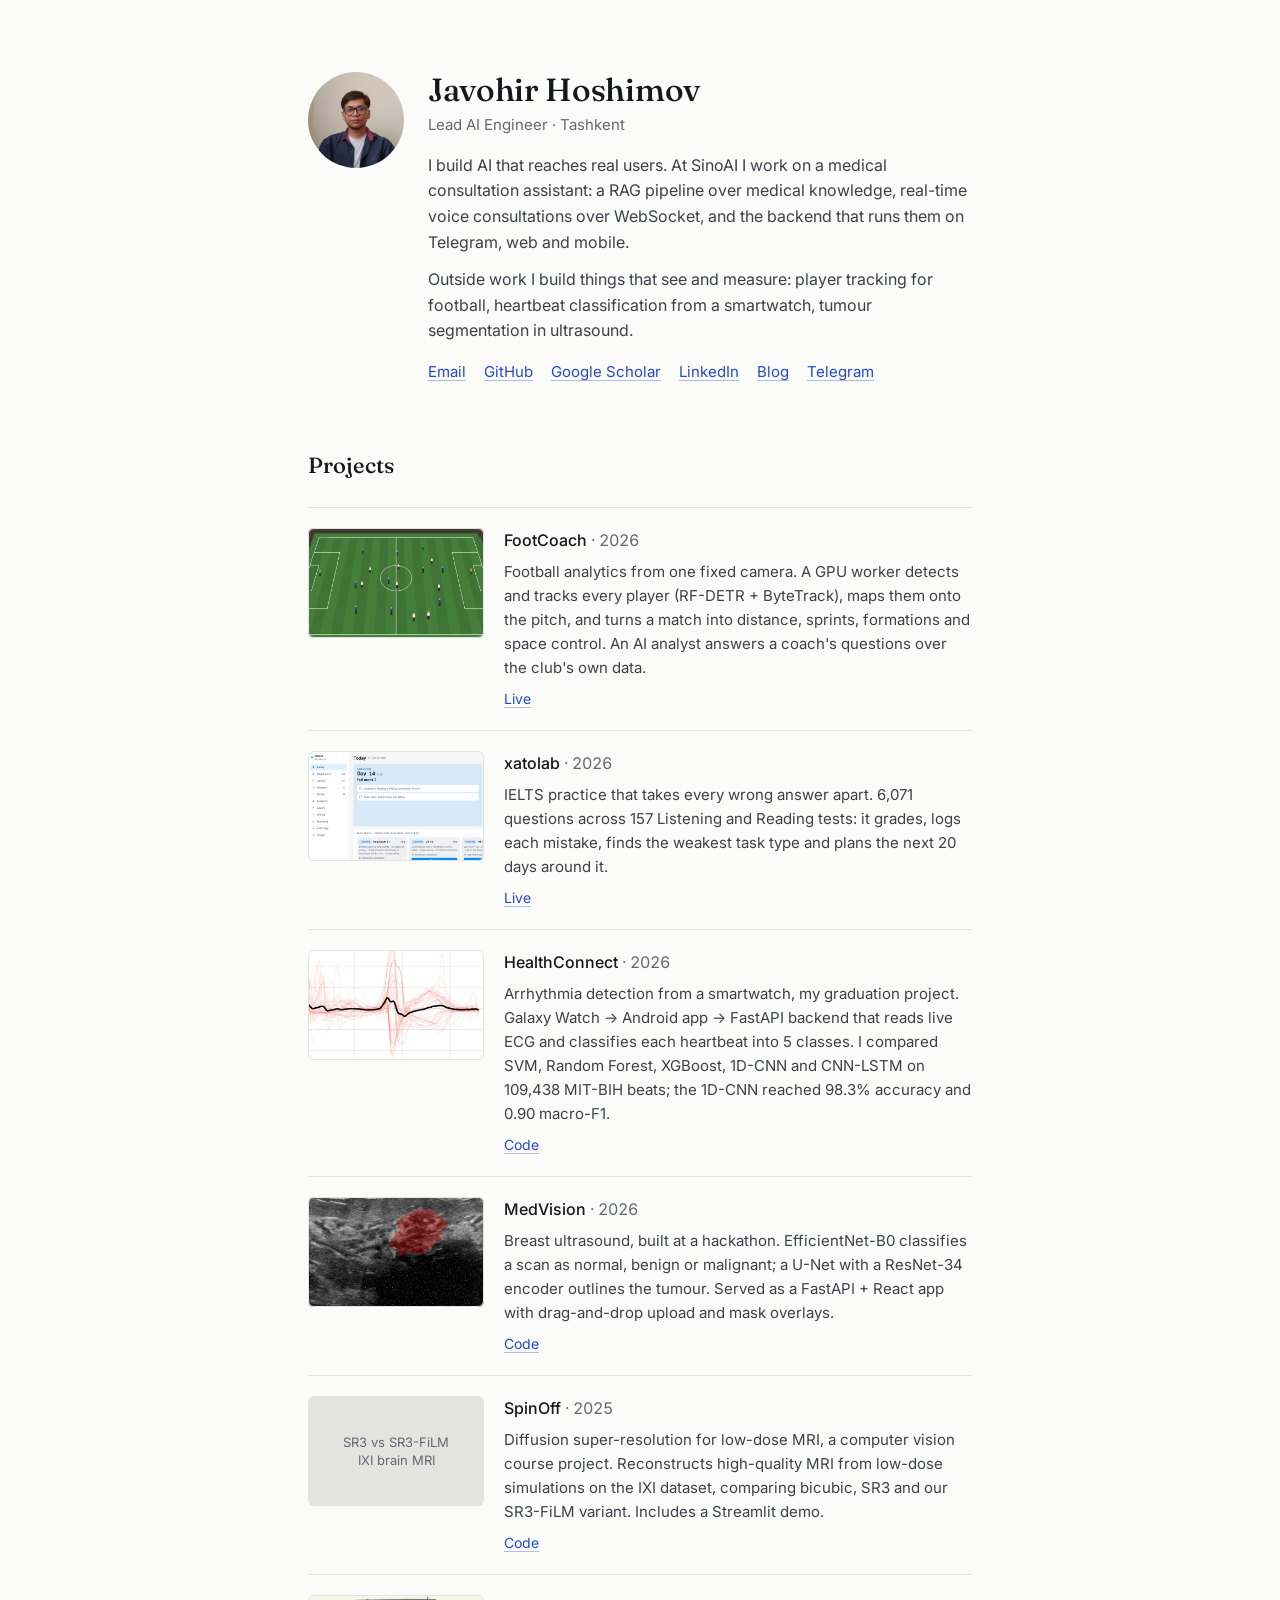
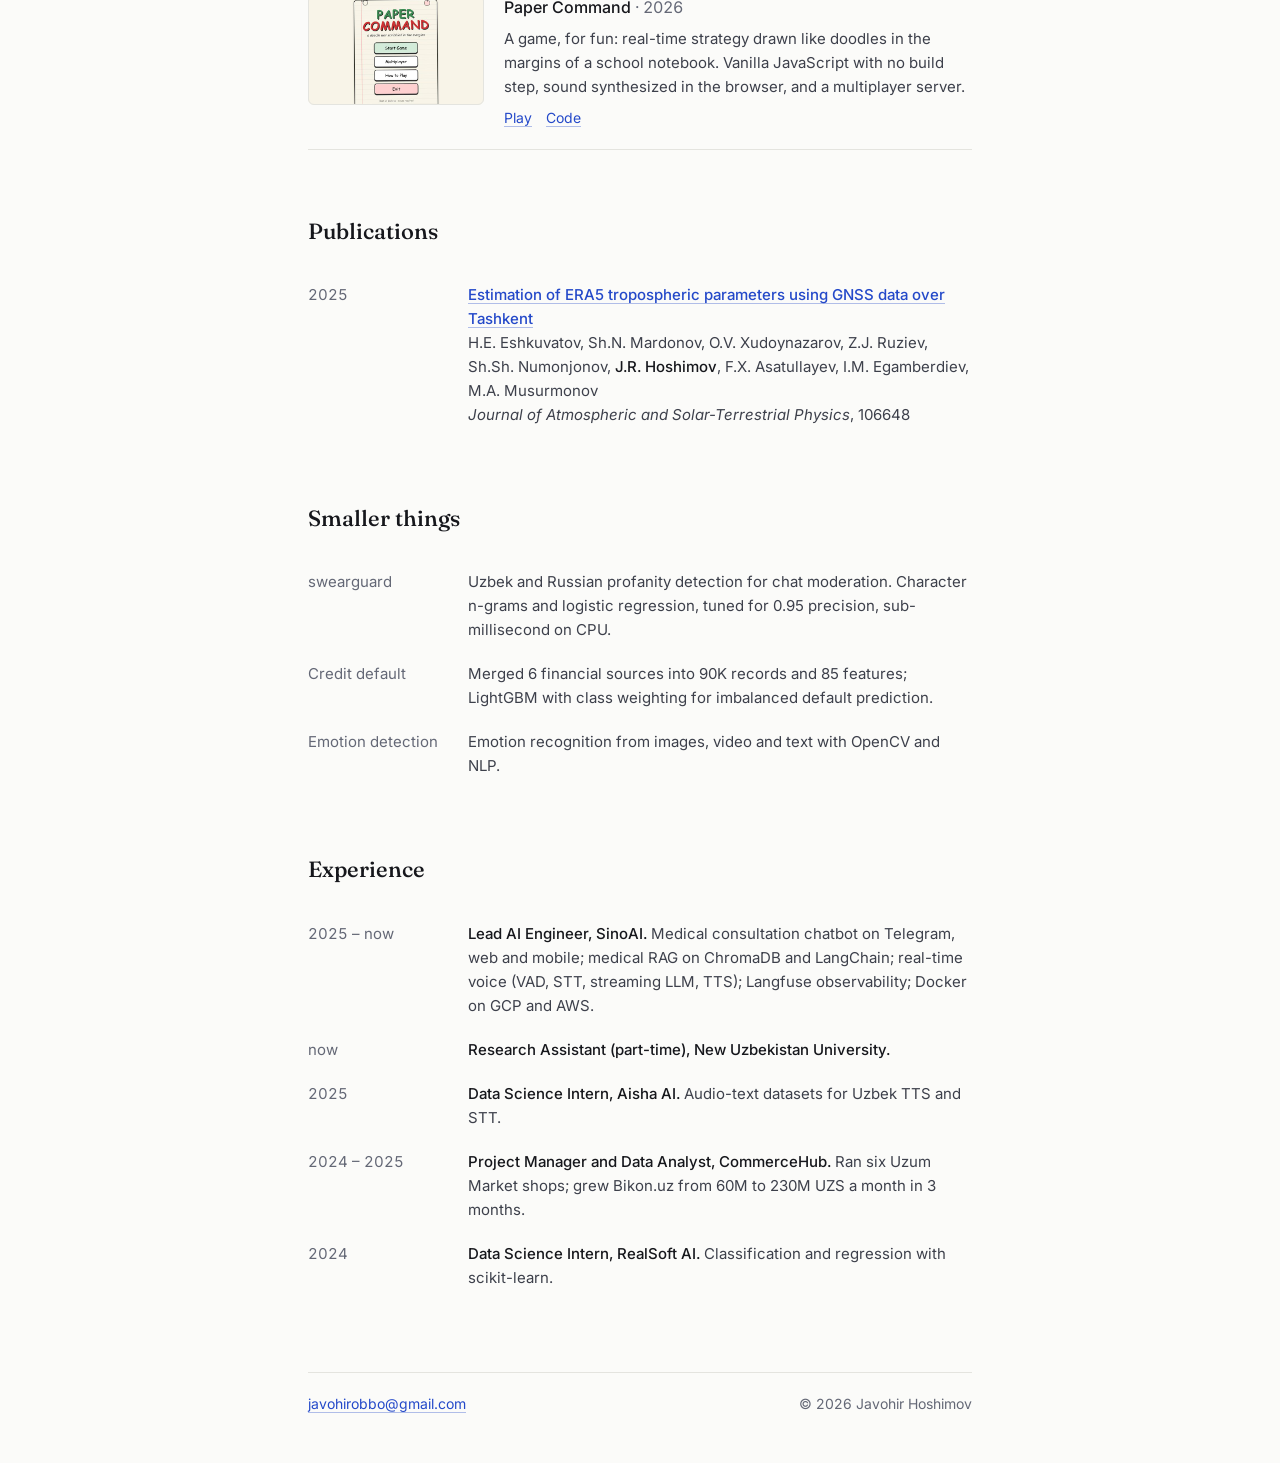
<file: index.html>
<!doctype html>
<html lang="en">
<head>
<meta charset="utf-8" />
<meta name="viewport" content="width=device-width, initial-scale=1" />
<title>Javohir Hoshimov — Lead AI Engineer</title>
<meta name="description" content="Javohir Hoshimov — Lead AI engineer in Tashkent. Medical AI at SinoAI; football tracking, ECG classification, medical imaging and diffusion super-resolution on the side." />
<meta name="theme-color" content="#fbfbf9" media="(prefers-color-scheme: light)" />
<meta name="theme-color" content="#0a0b10" media="(prefers-color-scheme: dark)" />
<link rel="canonical" href="https://javohir-hoshimov.uz/" />
<link rel="icon" href="/favicon.ico" sizes="48x48 96x96" />
<link rel="icon" href="/icon-192.png" type="image/png" sizes="192x192" />
<link rel="apple-touch-icon" href="/apple-touch-icon.png" />
<meta property="og:type" content="website" />
<meta property="og:site_name" content="Javohir Hoshimov" />
<meta property="og:title" content="Javohir Hoshimov — Lead AI Engineer" />
<meta property="og:description" content="Lead AI engineer in Tashkent. Medical AI at SinoAI; football tracking, ECG classification, medical imaging and diffusion super-resolution on the side." />
<meta property="og:url" content="https://javohir-hoshimov.uz/" />
<meta property="og:image" content="https://javohir-hoshimov.uz/profile.jpg" />
<meta property="og:locale" content="en_US" />
<meta name="twitter:card" content="summary" />
<meta name="twitter:title" content="Javohir Hoshimov — Lead AI Engineer" />
<meta name="twitter:description" content="Lead AI engineer in Tashkent. Medical AI at SinoAI; football tracking, ECG classification, medical imaging and diffusion super-resolution on the side." />
<meta name="twitter:image" content="https://javohir-hoshimov.uz/profile.jpg" />
<script type="application/ld+json">
{
  "@context": "https://schema.org",
  "@type": "Person",
  "name": "Javohir Hoshimov",
  "url": "https://javohir-hoshimov.uz/",
  "image": "https://javohir-hoshimov.uz/profile.jpg",
  "jobTitle": "Lead AI Engineer",
  "worksFor": [
    { "@type": "Organization", "name": "SinoAI" },
    { "@type": "CollegeOrUniversity", "name": "New Uzbekistan University" }
  ],
  "alumniOf": { "@type": "CollegeOrUniversity", "name": "Central Asian University" },
  "address": {
    "@type": "PostalAddress",
    "addressLocality": "Tashkent",
    "addressCountry": "UZ"
  },
  "knowsAbout": ["Artificial Intelligence", "Machine Learning", "Computer Vision", "Retrieval-Augmented Generation", "Voice AI", "Medical AI"],
  "sameAs": [
    "https://linkedin.com/in/javohir-hoshimovv",
    "https://github.com/javohirhm",
    "https://scholar.google.com/citations?user=m-CCl7kAAAAJ",
    "https://t.me/javohir_data"
  ]
}
</script>
<link rel="preconnect" href="https://fonts.googleapis.com" />
<link rel="preconnect" href="https://fonts.gstatic.com" crossorigin />
<link href="https://fonts.googleapis.com/css2?family=Fraunces:opsz,wght@9..144,500&family=Inter:wght@400;500&display=swap" rel="stylesheet" />
<link rel="stylesheet" href="/styles.css?v=2" />
</head>
<body>
<main class="page">

  <header class="intro">
    <img src="/profile.jpg" alt="Javohir Hoshimov" width="96" height="96" />
    <div>
      <h1>Javohir Hoshimov</h1>
      <p class="role">Lead AI Engineer · Tashkent</p>
      <p>
        I build AI that reaches real users. At SinoAI I work on a medical
        consultation assistant: a RAG pipeline over medical knowledge,
        real-time voice consultations over WebSocket, and the backend that
        runs them on Telegram, web and mobile.
      </p>
      <p>
        Outside work I build things that see and measure: player tracking
        for football, heartbeat classification from a smartwatch, tumour
        segmentation in ultrasound.
      </p>
      <ul class="links">
        <li><a href="mailto:javohirobbo@gmail.com">Email</a></li>
        <li><a href="https://github.com/javohirhm">GitHub</a></li>
        <li><a href="https://scholar.google.com/citations?user=m-CCl7kAAAAJ&amp;hl=en">Google Scholar</a></li>
        <li><a href="https://linkedin.com/in/javohir-hoshimovv">LinkedIn</a></li>
        <li><a href="https://md.javohir-hoshimov.uz/">Blog</a></li>
        <li><a href="https://t.me/javohir_data">Telegram</a></li>
      </ul>
    </div>
  </header>

  <section id="projects" aria-labelledby="projects-h">
    <h2 id="projects-h">Projects</h2>
    <ol class="work">

      <li class="item">
        <img src="/img/footcoach.jpg" alt="Demo frame from FootCoach: a synthetic match with players on a pitch" width="176" height="110" loading="lazy" />
        <div>
          <h3>FootCoach <span class="when">· 2026</span></h3>
          <p>
            Football analytics from one fixed camera. A GPU worker detects and
            tracks every player (RF-DETR + ByteTrack), maps them onto the
            pitch, and turns a match into distance, sprints, formations and
            space control. An AI analyst answers a coach's questions over the
            club's own data.
          </p>
          <p class="meta"><a href="https://footcoach.javohirhm.uz">Live</a></p>
        </div>
      </li>

      <li class="item">
        <img src="/img/xatolab.jpg" alt="xatolab dashboard: day 14 of a 20-day plan" width="176" height="110" loading="lazy" />
        <div>
          <h3>xatolab <span class="when">· 2026</span></h3>
          <p>
            IELTS practice that takes every wrong answer apart. 6,071
            questions across 157 Listening and Reading tests: it grades,
            logs each mistake, finds the weakest task type and plans the
            next 20 days around it.
          </p>
          <p class="meta"><a href="https://ielts.javohirhm.uz">Live</a></p>
        </div>
      </li>

      <li class="item">
        <img src="/img/healthconnect.jpg" alt="Fifty ventricular heartbeats overlaid with their mean, from the MIT-BIH dataset" width="176" height="110" loading="lazy" />
        <div>
          <h3>HealthConnect <span class="when">· 2026</span></h3>
          <p>
            Arrhythmia detection from a smartwatch, my graduation project. Galaxy Watch → Android app → FastAPI
            backend that reads live ECG and classifies each heartbeat into 5
            classes. I compared SVM, Random Forest, XGBoost, 1D-CNN and
            CNN-LSTM on 109,438 MIT-BIH beats; the 1D-CNN reached 98.3%
            accuracy and 0.90 macro-F1.
          </p>
          <p class="meta"><a href="https://github.com/javohirhm/health-connect">Code</a></p>
        </div>
      </li>

      <li class="item">
        <img src="/img/medvision.jpg" alt="Breast ultrasound with the predicted tumour mask in red" width="176" height="110" loading="lazy" />
        <div>
          <h3>MedVision <span class="when">· 2026</span></h3>
          <p>
            Breast ultrasound, built at a hackathon. EfficientNet-B0 classifies a scan as normal,
            benign or malignant; a U-Net with a ResNet-34 encoder outlines
            the tumour. Served as a FastAPI + React app with drag-and-drop
            upload and mask overlays.
          </p>
          <p class="meta"><a href="https://github.com/javohirhm/medvision-breast-cancer-ultrasound">Code</a></p>
        </div>
      </li>

      <li class="item">
        <div class="thumb-text" aria-hidden="true">SR3 vs SR3-FiLM<br />IXI brain MRI</div>
        <div>
          <h3>SpinOff <span class="when">· 2025</span></h3>
          <p>
            Diffusion super-resolution for low-dose MRI, a computer vision course project. Reconstructs high-quality MRI
            from low-dose simulations on the IXI dataset, comparing bicubic,
            SR3 and our SR3-FiLM variant. Includes a Streamlit demo.
          </p>
          <p class="meta"><a href="https://github.com/javohirhm/SpinOff">Code</a></p>
        </div>
      </li>

      <li class="item">
        <img src="/img/papercommand.jpg" alt="Paper Command title screen drawn on lined notebook paper" width="176" height="110" loading="lazy" />
        <div>
          <h3>Paper Command <span class="when">· 2026</span></h3>
          <p>
            A game, for fun: real-time strategy drawn like doodles in the
            margins of a school notebook. Vanilla JavaScript with no build
            step, sound synthesized in the browser, and a multiplayer server.
          </p>
          <p class="meta"><a href="https://pc.javohir-hoshimov.uz">Play</a><a href="https://github.com/javohirhm/paper-command">Code</a></p>
        </div>
      </li>

    </ol>
  </section>

  <section id="publications" aria-labelledby="publications-h">
    <h2 id="publications-h">Publications</h2>
    <ul class="list">
      <li><span class="when">2025</span><span><a href="https://www.sciencedirect.com/science/article/pii/S1364682625002329"><strong>Estimation of ERA5 tropospheric parameters using GNSS data over Tashkent</strong></a><br />H.E. Eshkuvatov, Sh.N. Mardonov, O.V. Xudoynazarov, Z.J. Ruziev, Sh.Sh. Numonjonov, <strong>J.R. Hoshimov</strong>, F.X. Asatullayev, I.M. Egamberdiev, M.A. Musurmonov<br /><em>Journal of Atmospheric and Solar-Terrestrial Physics</em>, 106648</span></li>
    </ul>
  </section>

  <section aria-labelledby="smaller-h">
    <h2 id="smaller-h">Smaller things</h2>
    <ul class="list">
      <li><span class="when">swearguard</span><span>Uzbek and Russian profanity detection for chat moderation. Character n-grams and logistic regression, tuned for 0.95 precision, sub-millisecond on CPU.</span></li>
      <li><span class="when">Credit default</span><span>Merged 6 financial sources into 90K records and 85 features; LightGBM with class weighting for imbalanced default prediction.</span></li>
      <li><span class="when">Emotion detection</span><span>Emotion recognition from images, video and text with OpenCV and NLP.</span></li>
    </ul>
  </section>

  <section id="experience" aria-labelledby="experience-h">
    <h2 id="experience-h">Experience</h2>
    <ul class="list">
      <li><span class="when">2025 – now</span><span><strong>Lead AI Engineer, SinoAI.</strong> Medical consultation chatbot on Telegram, web and mobile; medical RAG on ChromaDB and LangChain; real-time voice (VAD, STT, streaming LLM, TTS); Langfuse observability; Docker on GCP and AWS.</span></li>
      <li><span class="when">now</span><span><strong>Research Assistant (part-time), New Uzbekistan University.</strong></span></li>
      <li><span class="when">2025</span><span><strong>Data Science Intern, Aisha AI.</strong> Audio-text datasets for Uzbek TTS and STT.</span></li>
      <li><span class="when">2024 – 2025</span><span><strong>Project Manager and Data Analyst, CommerceHub.</strong> Ran six Uzum Market shops; grew Bikon.uz from 60M to 230M UZS a month in 3 months.</span></li>
      <li><span class="when">2024</span><span><strong>Data Science Intern, RealSoft AI.</strong> Classification and regression with scikit-learn.</span></li>
    </ul>
  </section>

  <footer id="contact">
    <span><a href="mailto:javohirobbo@gmail.com">javohirobbo@gmail.com</a></span>
    <span>© <span id="year">2026</span> Javohir Hoshimov</span>
  </footer>

</main>
<script>document.getElementById('year').textContent = new Date().getFullYear();</script>
</body>
</html>
</file>
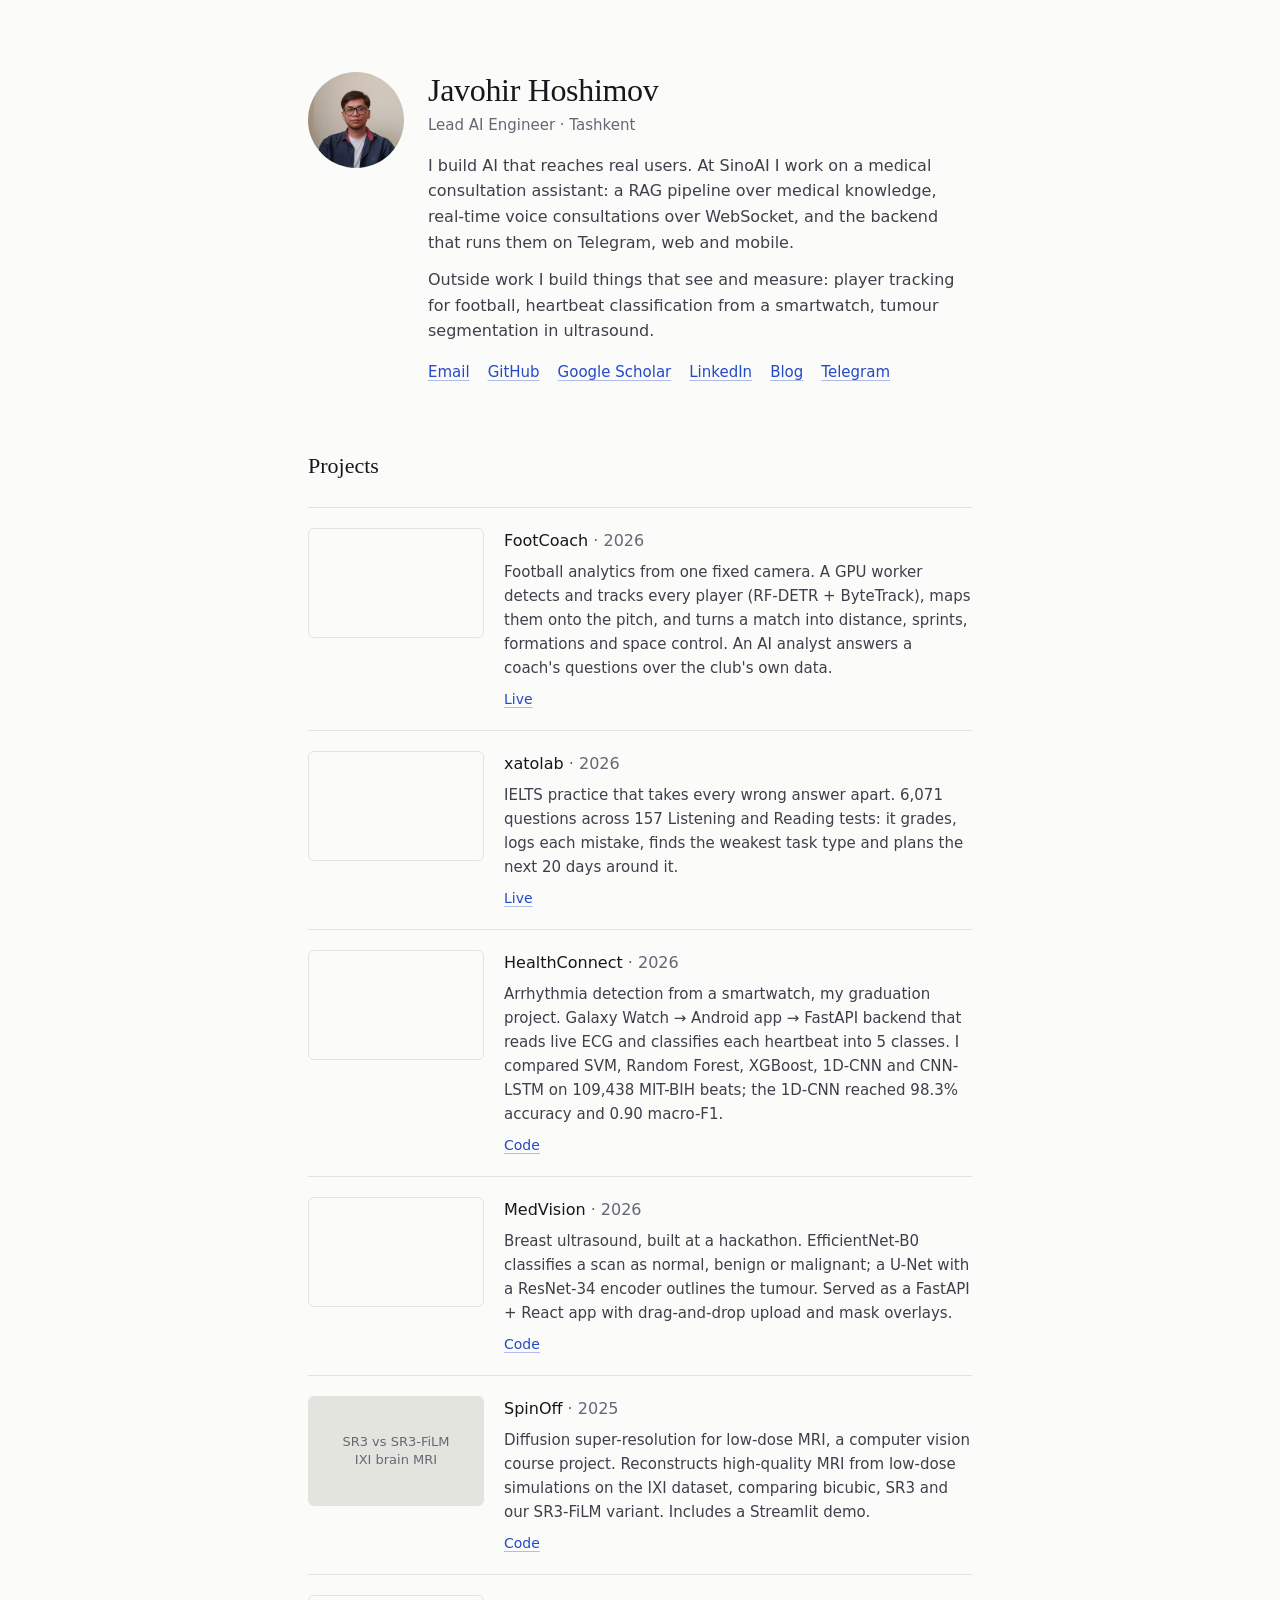
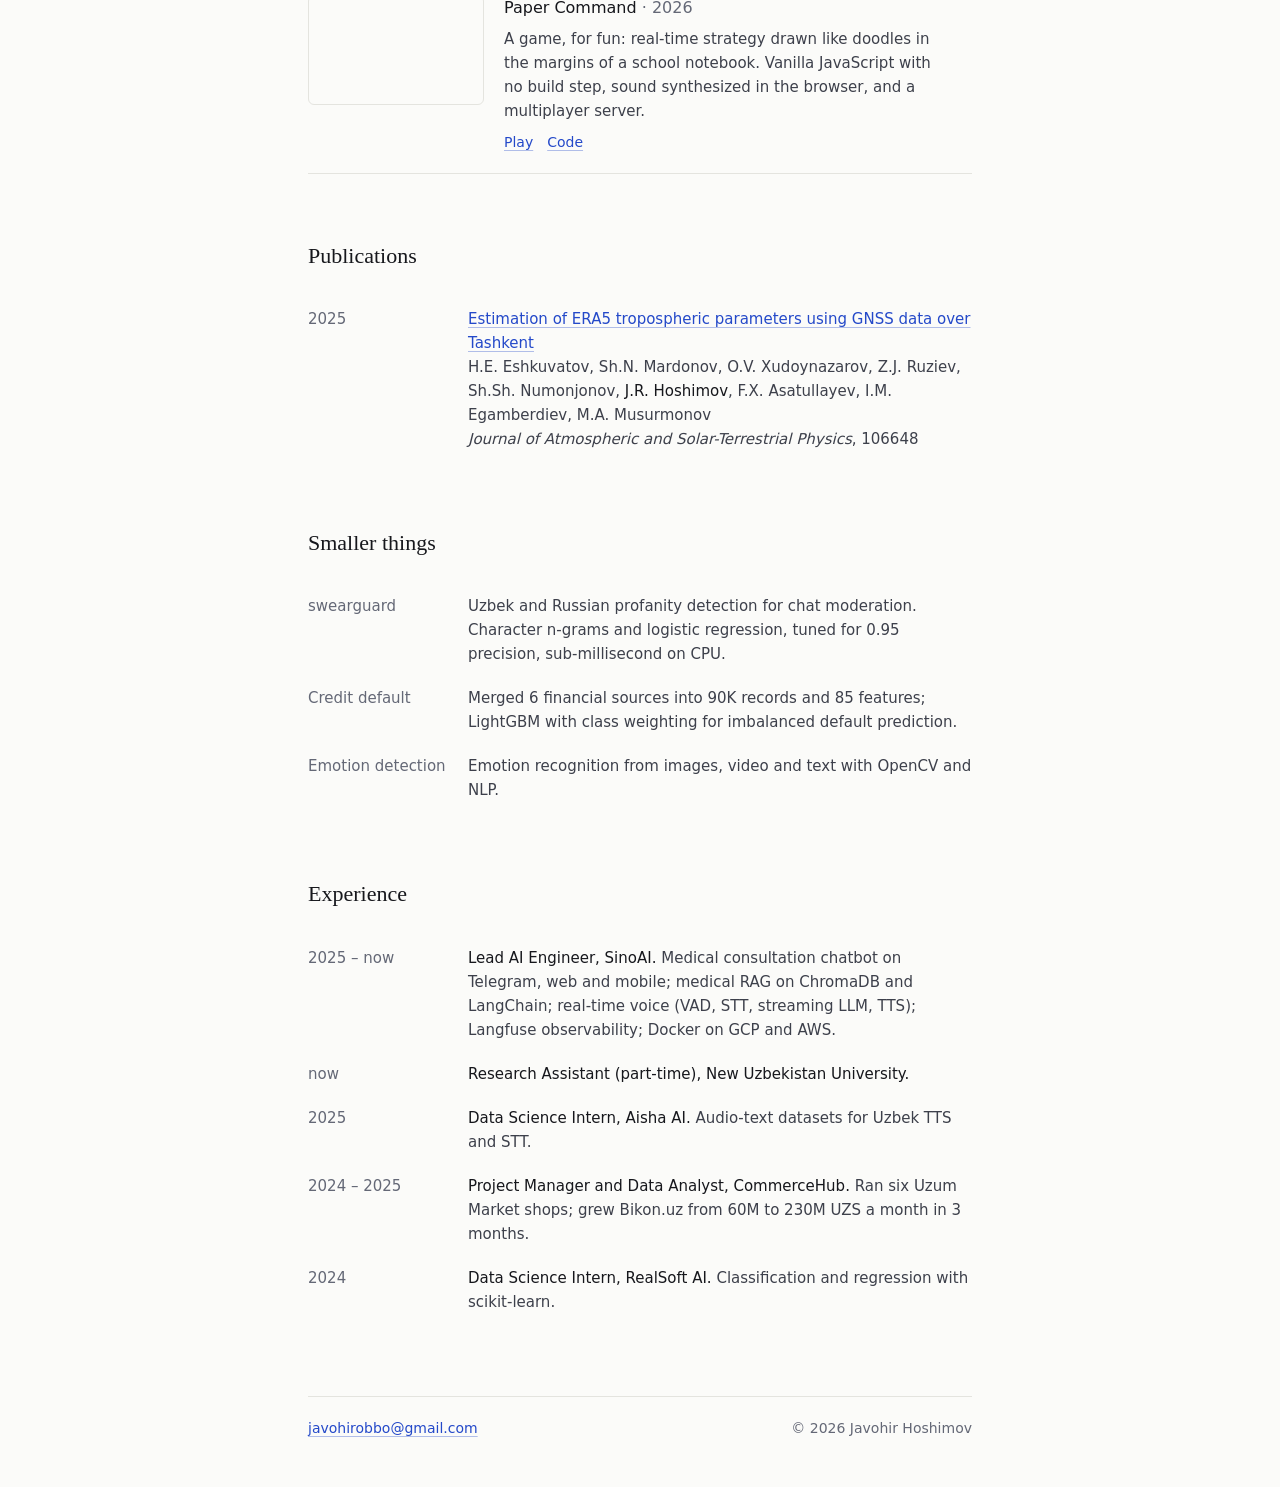
<file: contact.html>
<!doctype html>
<html lang="en">
<head>
<meta charset="utf-8" />
<title>Javohir Hoshimov</title>
<meta name="robots" content="noindex" />
<link rel="canonical" href="https://javohir-hoshimov.uz/" />
<meta http-equiv="refresh" content="0; url=/#contact" />
</head>
<body><p>Moved to <a href="/#contact">javohir-hoshimov.uz/#contact</a>.</p></body>
</html>
</file>
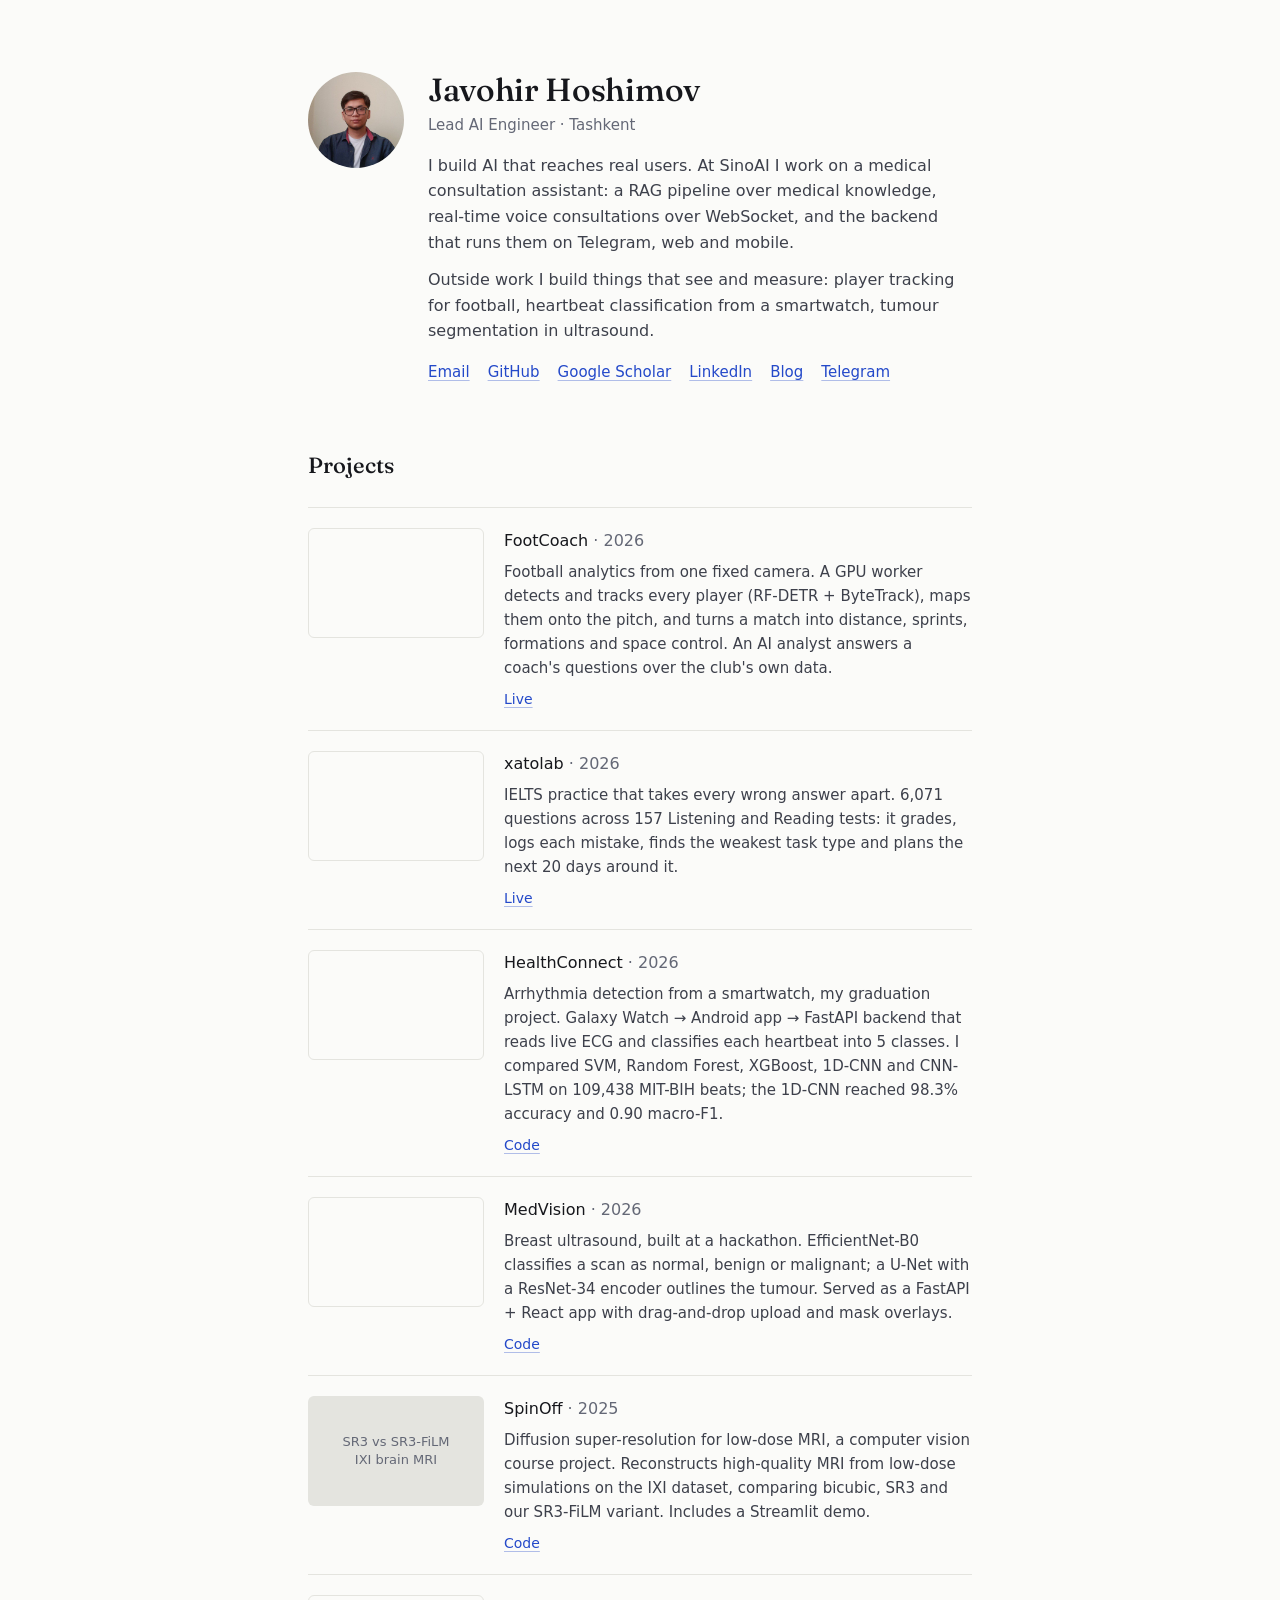
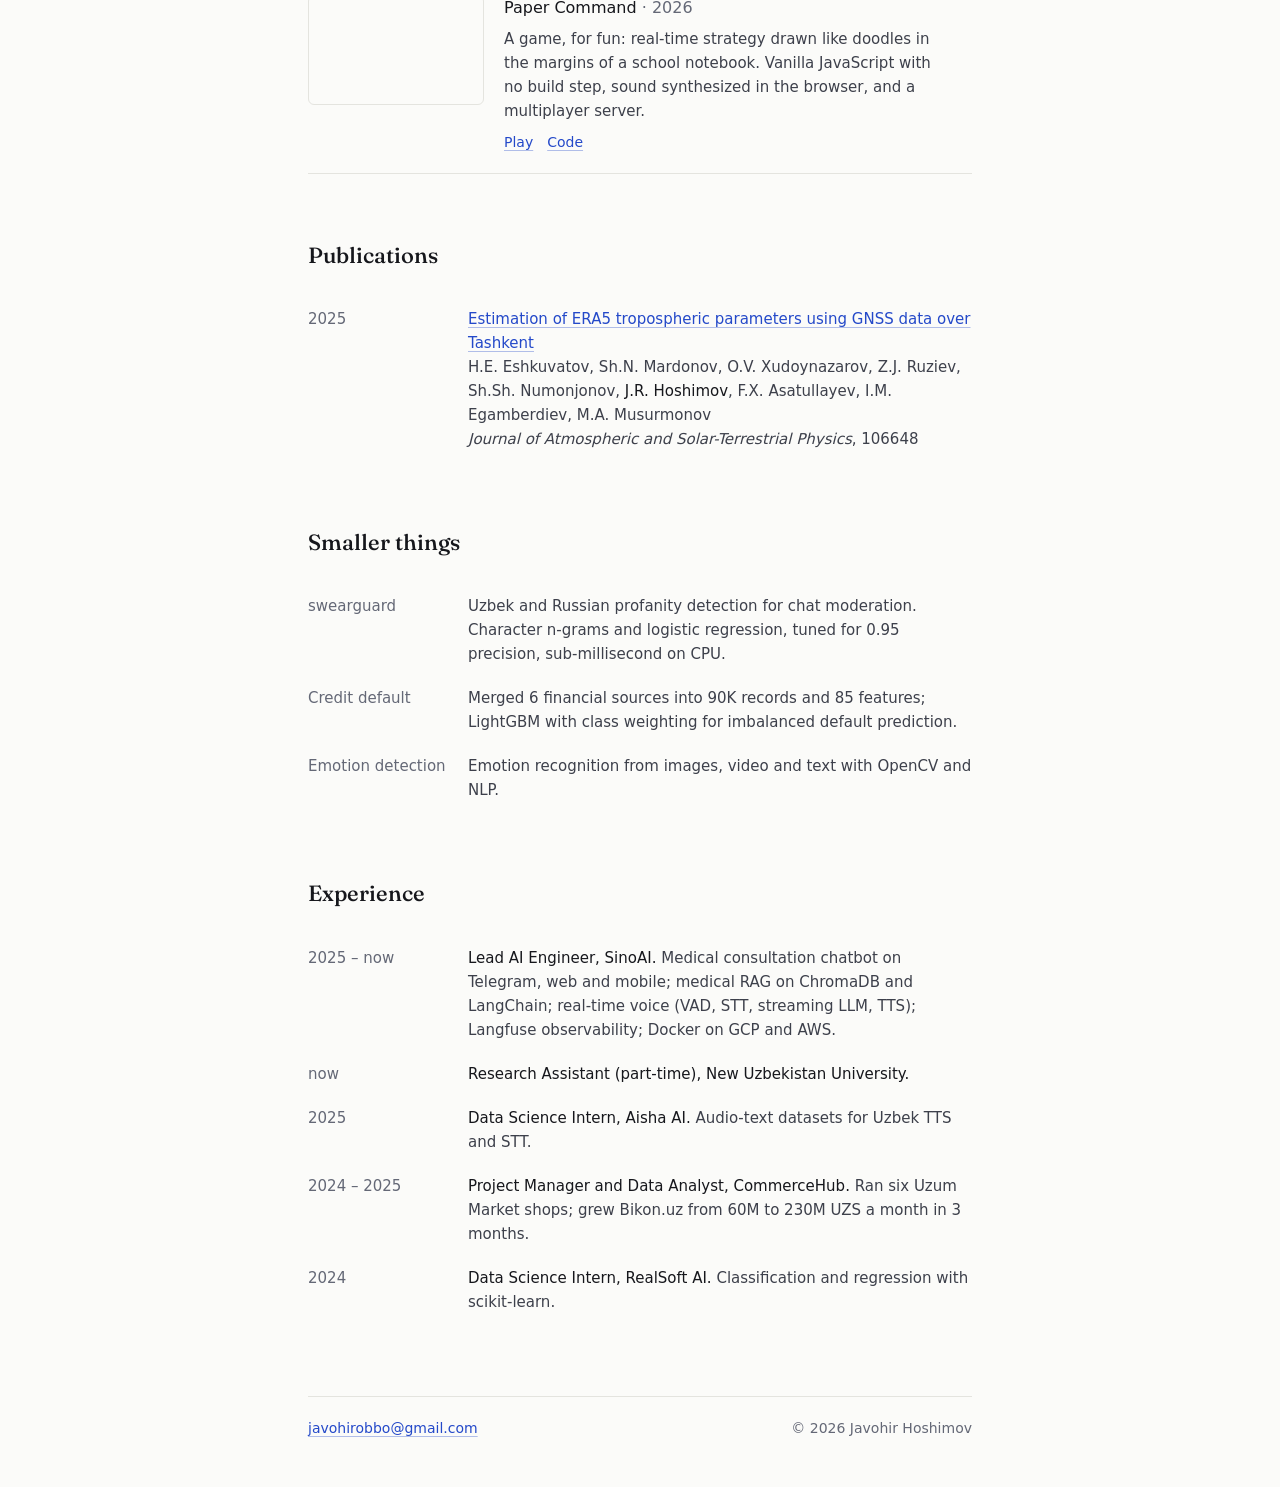
<file: experience.html>
<!doctype html>
<html lang="en">
<head>
<meta charset="utf-8" />
<title>Javohir Hoshimov</title>
<meta name="robots" content="noindex" />
<link rel="canonical" href="https://javohir-hoshimov.uz/" />
<meta http-equiv="refresh" content="0; url=/#experience" />
</head>
<body><p>Moved to <a href="/#experience">javohir-hoshimov.uz/#experience</a>.</p></body>
</html>
</file>
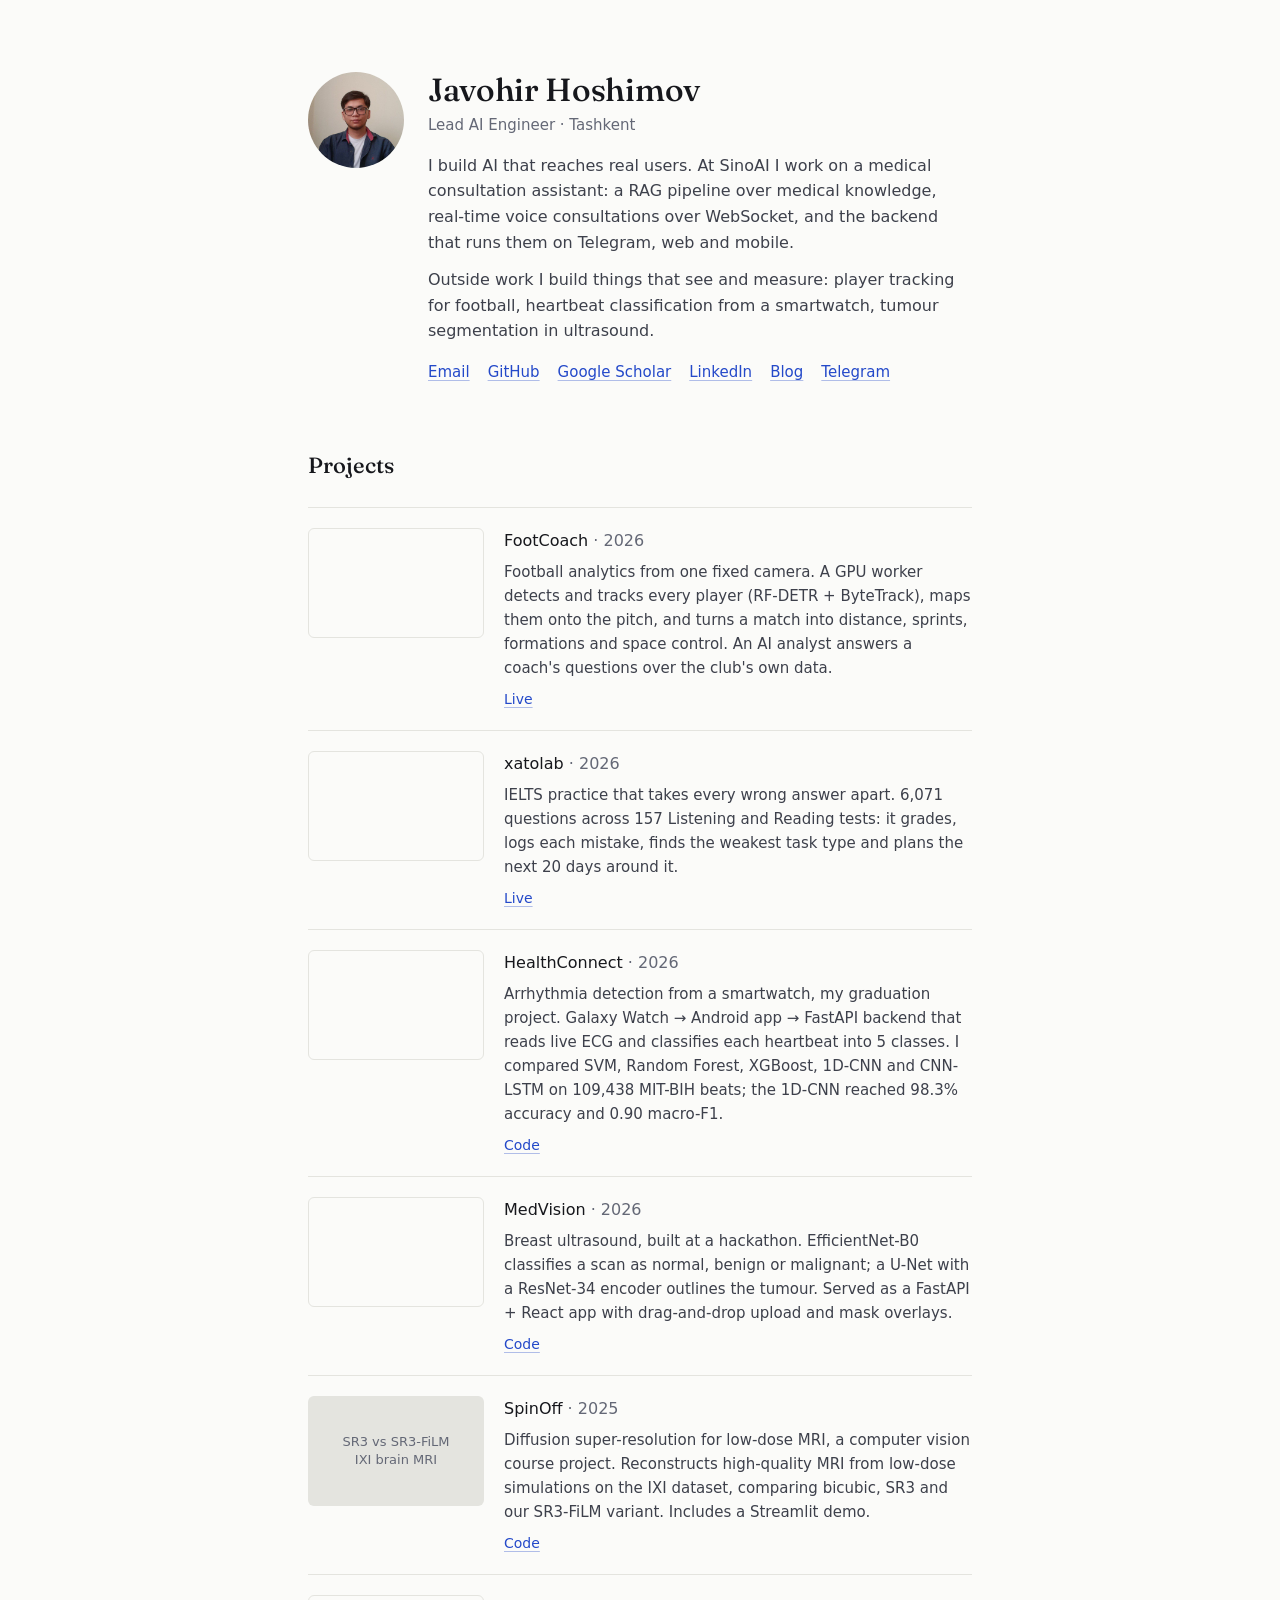
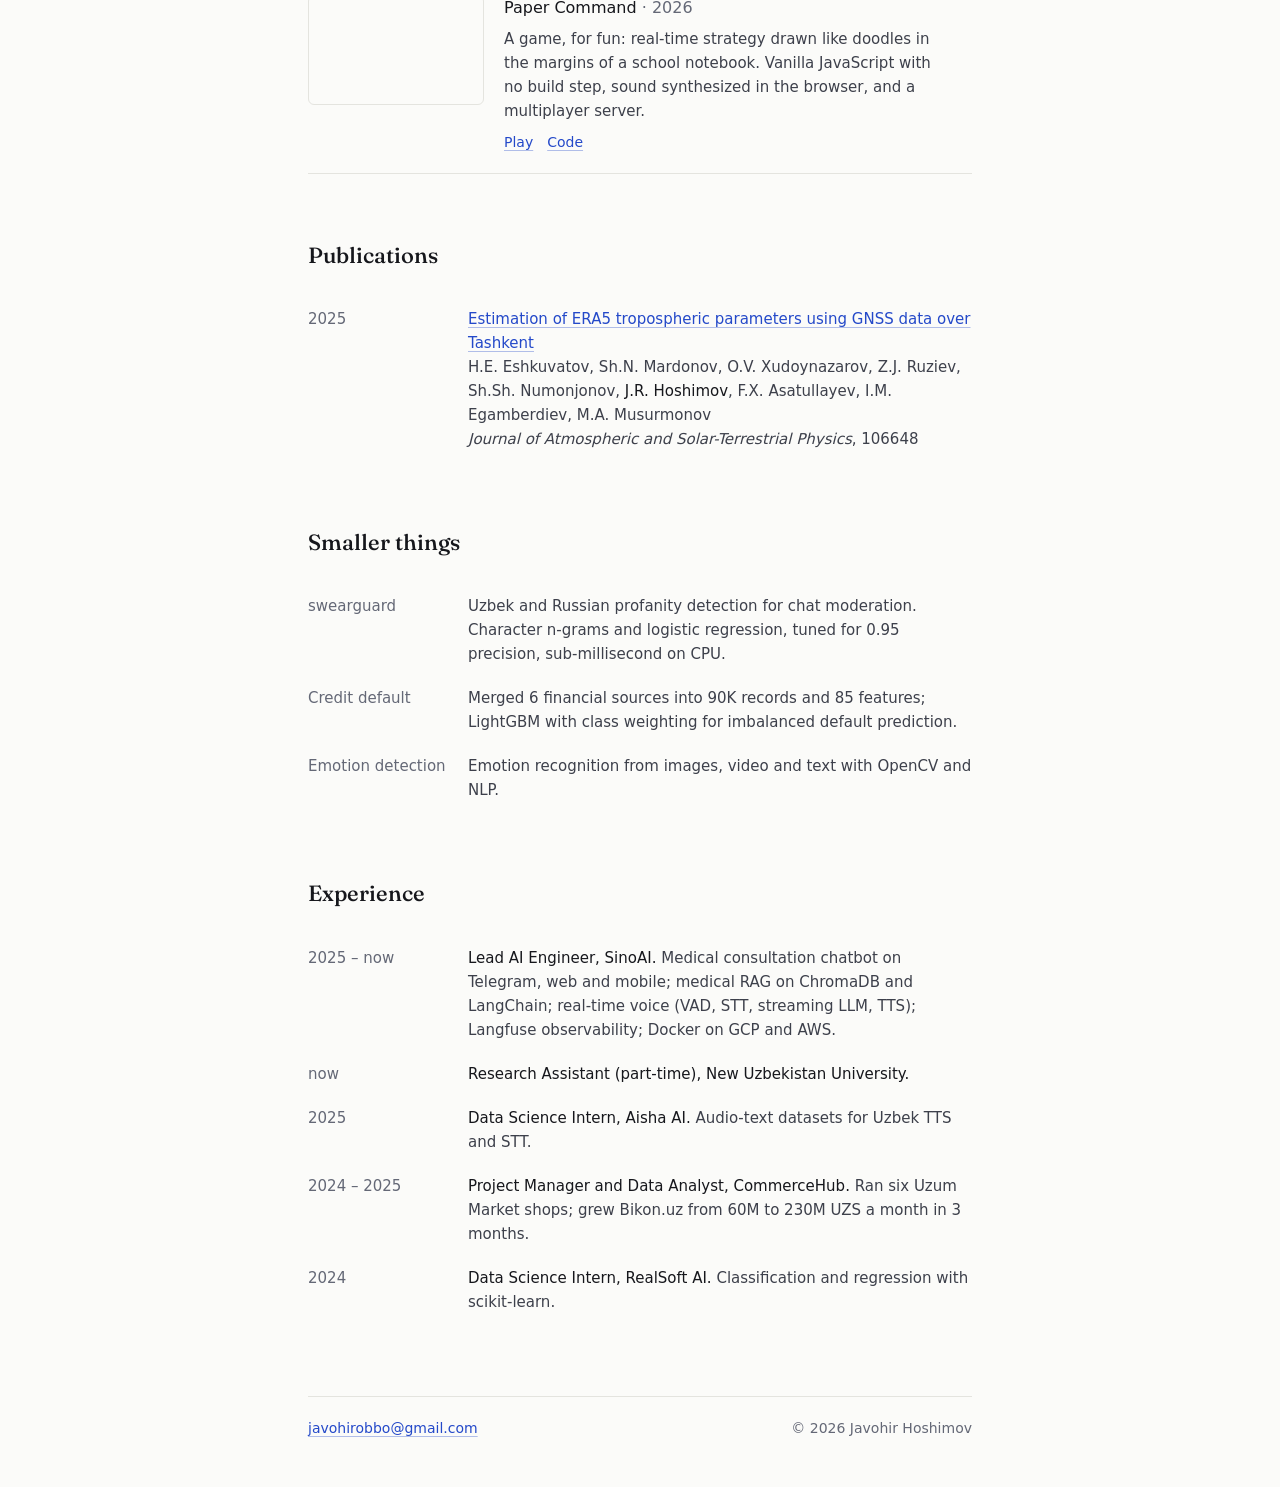
<file: projects.html>
<!doctype html>
<html lang="en">
<head>
<meta charset="utf-8" />
<title>Javohir Hoshimov</title>
<meta name="robots" content="noindex" />
<link rel="canonical" href="https://javohir-hoshimov.uz/" />
<meta http-equiv="refresh" content="0; url=/#projects" />
</head>
<body><p>Moved to <a href="/#projects">javohir-hoshimov.uz/#projects</a>.</p></body>
</html>
</file>
<file: styles.css>
:root {
  --bg: #fbfbf9;
  --ink: #16171c;
  --ink-soft: #3d404b;
  --muted: #646876;
  --line: #e4e4df;
  --link: #2449c9;
  --link-hover: #16171c;

  --serif: "Fraunces", Georgia, serif;
  --sans: "Inter", ui-sans-serif, system-ui, -apple-system, Helvetica, Arial, sans-serif;

  --max: 44rem;
  color-scheme: light;
}

@media (prefers-color-scheme: dark) {
  :root {
    --bg: #0a0b10;
    --ink: #e8e9ef;
    --ink-soft: #b9bcc9;
    --muted: #8a8ea0;
    --line: #22252f;
    --link: #93a8ff;
    --link-hover: #ffffff;
    color-scheme: dark;
  }
}

* { box-sizing: border-box; }

html { -webkit-text-size-adjust: 100%; }

body {
  margin: 0;
  background: var(--bg);
  color: var(--ink-soft);
  font-family: var(--sans);
  font-size: 16px;
  line-height: 1.6;
  -webkit-font-smoothing: antialiased;
}

a {
  color: var(--link);
  text-decoration: underline;
  text-decoration-thickness: 1px;
  text-underline-offset: 3px;
  text-decoration-color: color-mix(in srgb, currentColor 35%, transparent);
}
a:hover { color: var(--link-hover); text-decoration-color: currentColor; }
a:focus-visible { outline: 2px solid var(--link); outline-offset: 2px; border-radius: 2px; }

.page {
  max-width: var(--max);
  margin: 0 auto;
  padding: 72px 20px 48px;
}

/* Intro */
.intro {
  display: grid;
  grid-template-columns: 96px 1fr;
  gap: 24px;
  align-items: start;
}
.intro img {
  width: 96px;
  height: 96px;
  border-radius: 50%;
  object-fit: cover;
}
.intro h1 {
  margin: 0;
  font-family: var(--serif);
  font-weight: 500;
  font-size: 32px;
  line-height: 1.15;
  letter-spacing: -0.01em;
  color: var(--ink);
}
.intro .role {
  margin: 4px 0 16px;
  color: var(--muted);
  font-size: 15px;
}
.intro p { margin: 0 0 12px; text-wrap: pretty; }
.links {
  display: flex;
  flex-wrap: wrap;
  gap: 4px 18px;
  margin: 16px 0 0;
  padding: 0;
  list-style: none;
  font-size: 15px;
}

/* Sections */
section { margin-top: 64px; }
h2 {
  margin: 0 0 24px;
  font-family: var(--serif);
  font-weight: 500;
  font-size: 22px;
  color: var(--ink);
}

/* Projects */
.work { list-style: none; margin: 0; padding: 0; }
.item {
  display: grid;
  grid-template-columns: 176px 1fr;
  gap: 20px;
  padding: 20px 0;
  border-top: 1px solid var(--line);
}
.item:last-child { border-bottom: 1px solid var(--line); }
.item img {
  width: 176px;
  height: auto;
  aspect-ratio: 16 / 10;
  object-fit: cover;
  border-radius: 6px;
  outline: 1px solid var(--line);
  outline-offset: -1px;
  display: block;
}
.thumb-text {
  width: 176px;
  aspect-ratio: 16 / 10;
  border-radius: 6px;
  background: var(--line);
  display: grid;
  place-items: center;
  text-align: center;
  font-size: 13px;
  line-height: 1.4;
  color: var(--muted);
}
.item h3 {
  margin: 0;
  font-size: 16px;
  font-weight: 500;
  color: var(--ink);
}
.item .when {
  font-weight: 400;
  color: var(--muted);
  font-variant-numeric: tabular-nums;
}
.item p { margin: 6px 0 0; font-size: 15px; text-wrap: pretty; }
.item .meta { margin-top: 8px; font-size: 14px; color: var(--muted); }
.item .meta a { margin-right: 14px; }

/* Plain lists: smaller things, experience */
.list { list-style: none; margin: 0; padding: 0; }
.list li {
  display: grid;
  grid-template-columns: 9rem 1fr;
  gap: 16px;
  padding: 10px 0;
  font-size: 15px;
}
.list .when { color: var(--muted); font-variant-numeric: tabular-nums; }
.list strong { font-weight: 500; color: var(--ink); }
.list em { font-style: italic; }
.list a strong { color: inherit; }

footer {
  margin-top: 72px;
  padding-top: 20px;
  border-top: 1px solid var(--line);
  display: flex;
  flex-wrap: wrap;
  justify-content: space-between;
  gap: 8px 24px;
  font-size: 14px;
  color: var(--muted);
}

@media (max-width: 560px) {
  .page { padding: 40px 16px 32px; }
  .intro { display: block; }
  .intro img { width: 72px; height: 72px; margin-bottom: 16px; }
  .intro h1 { font-size: 26px; }
  .item { grid-template-columns: 1fr; gap: 12px; }
  .item img, .thumb-text { width: 100%; }
  .list li { grid-template-columns: 1fr; gap: 0; }
}
</file>
